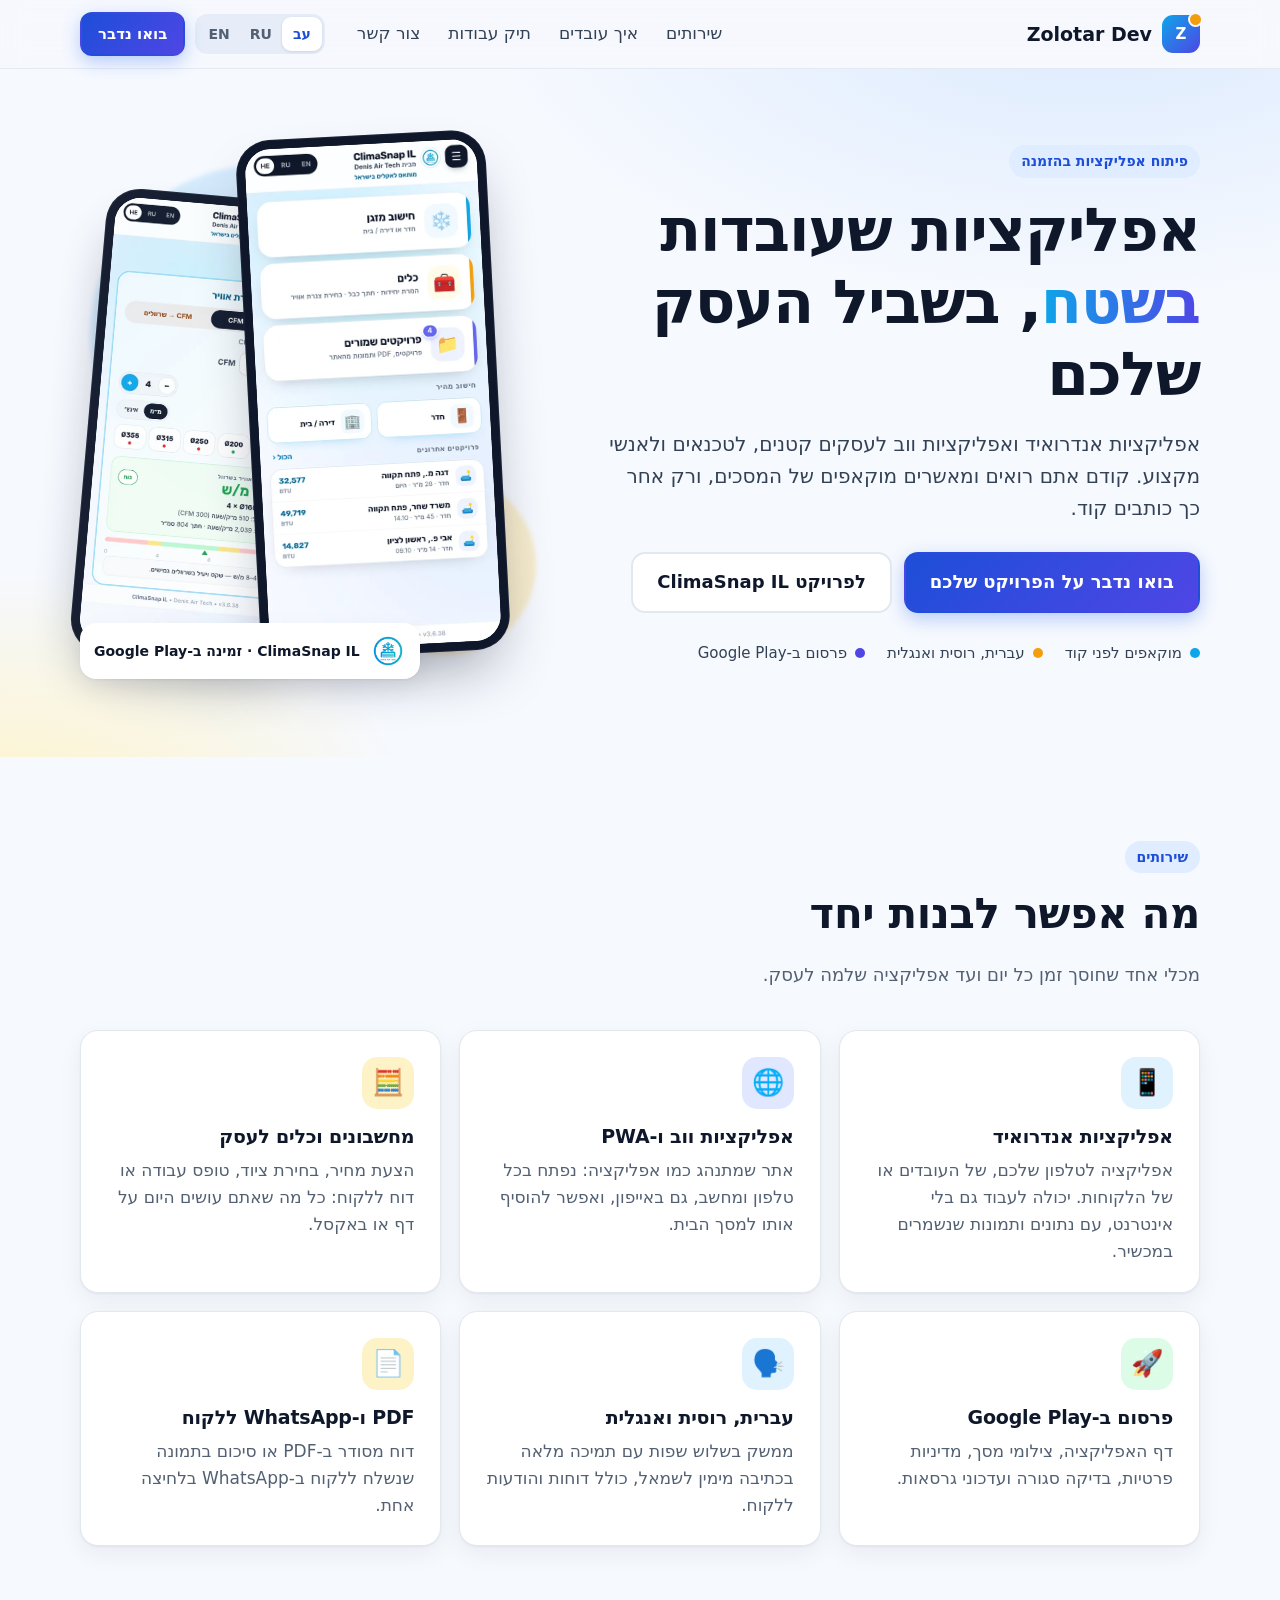
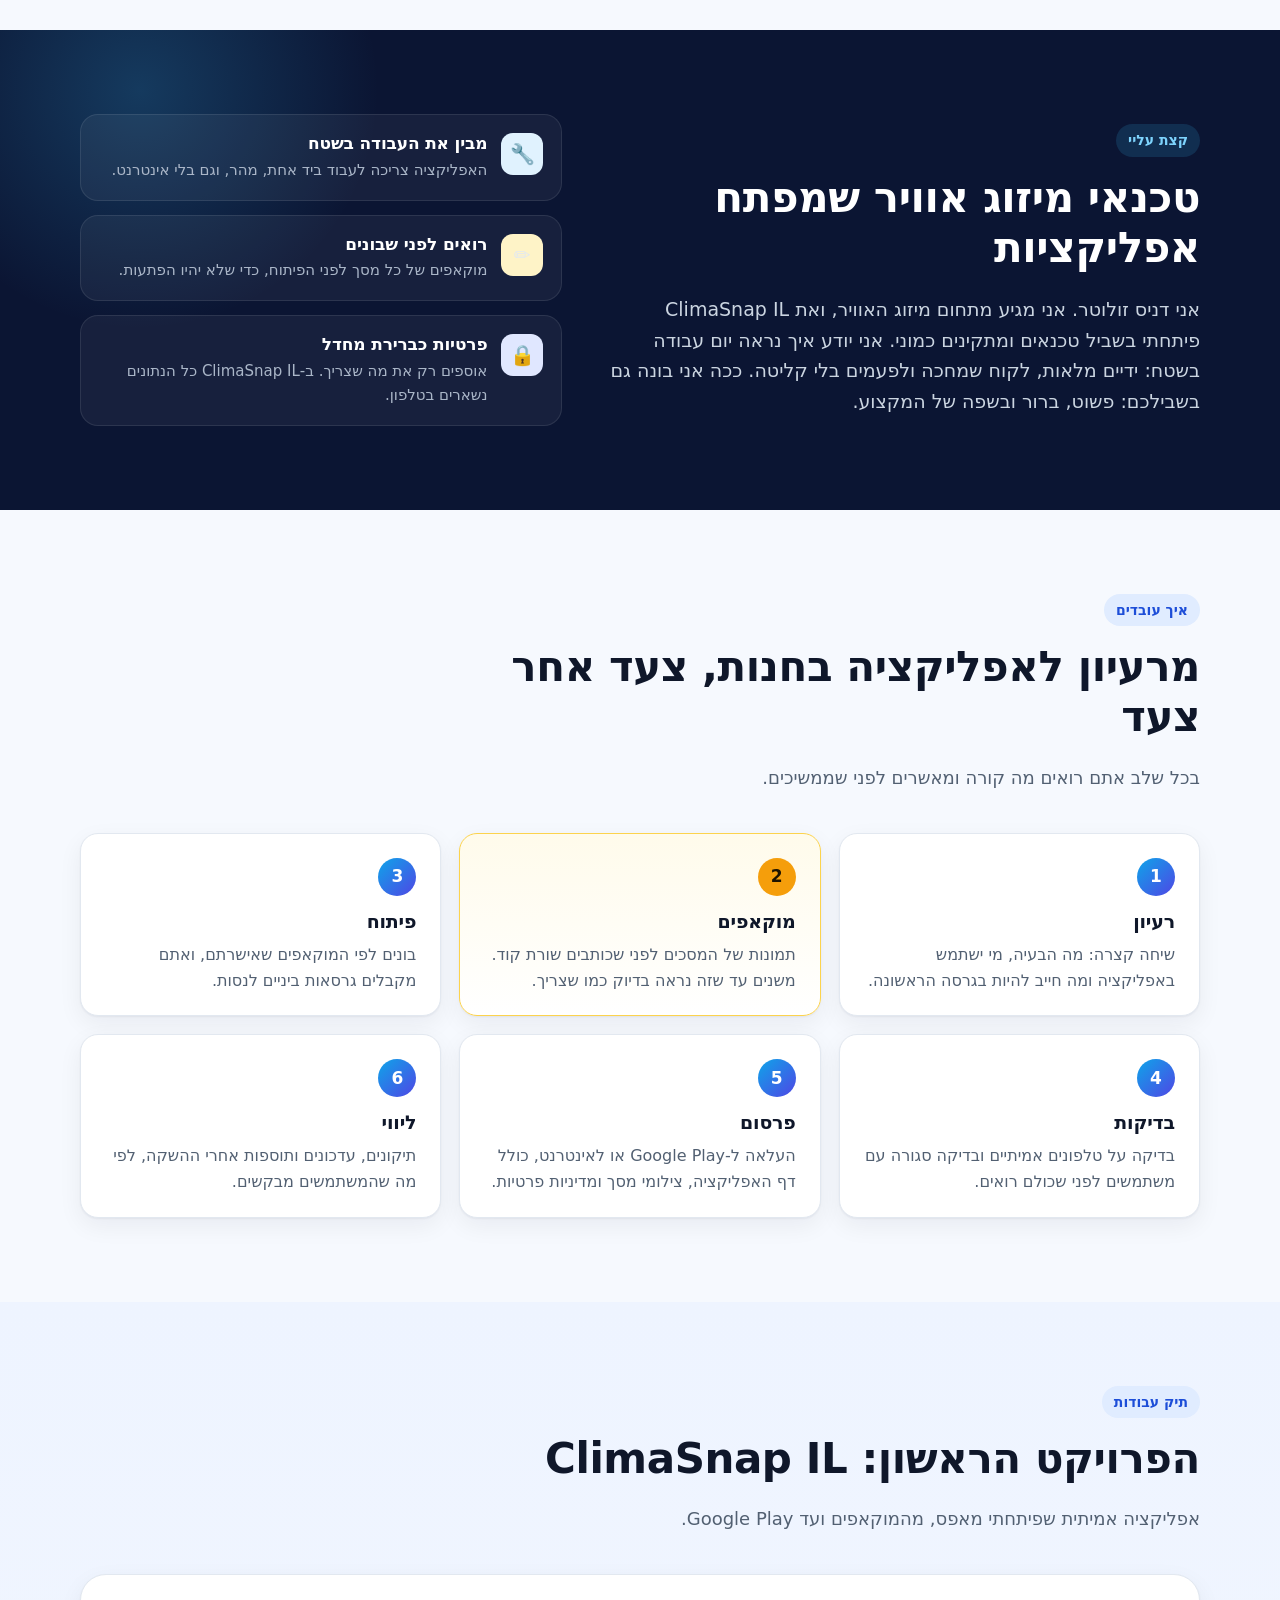
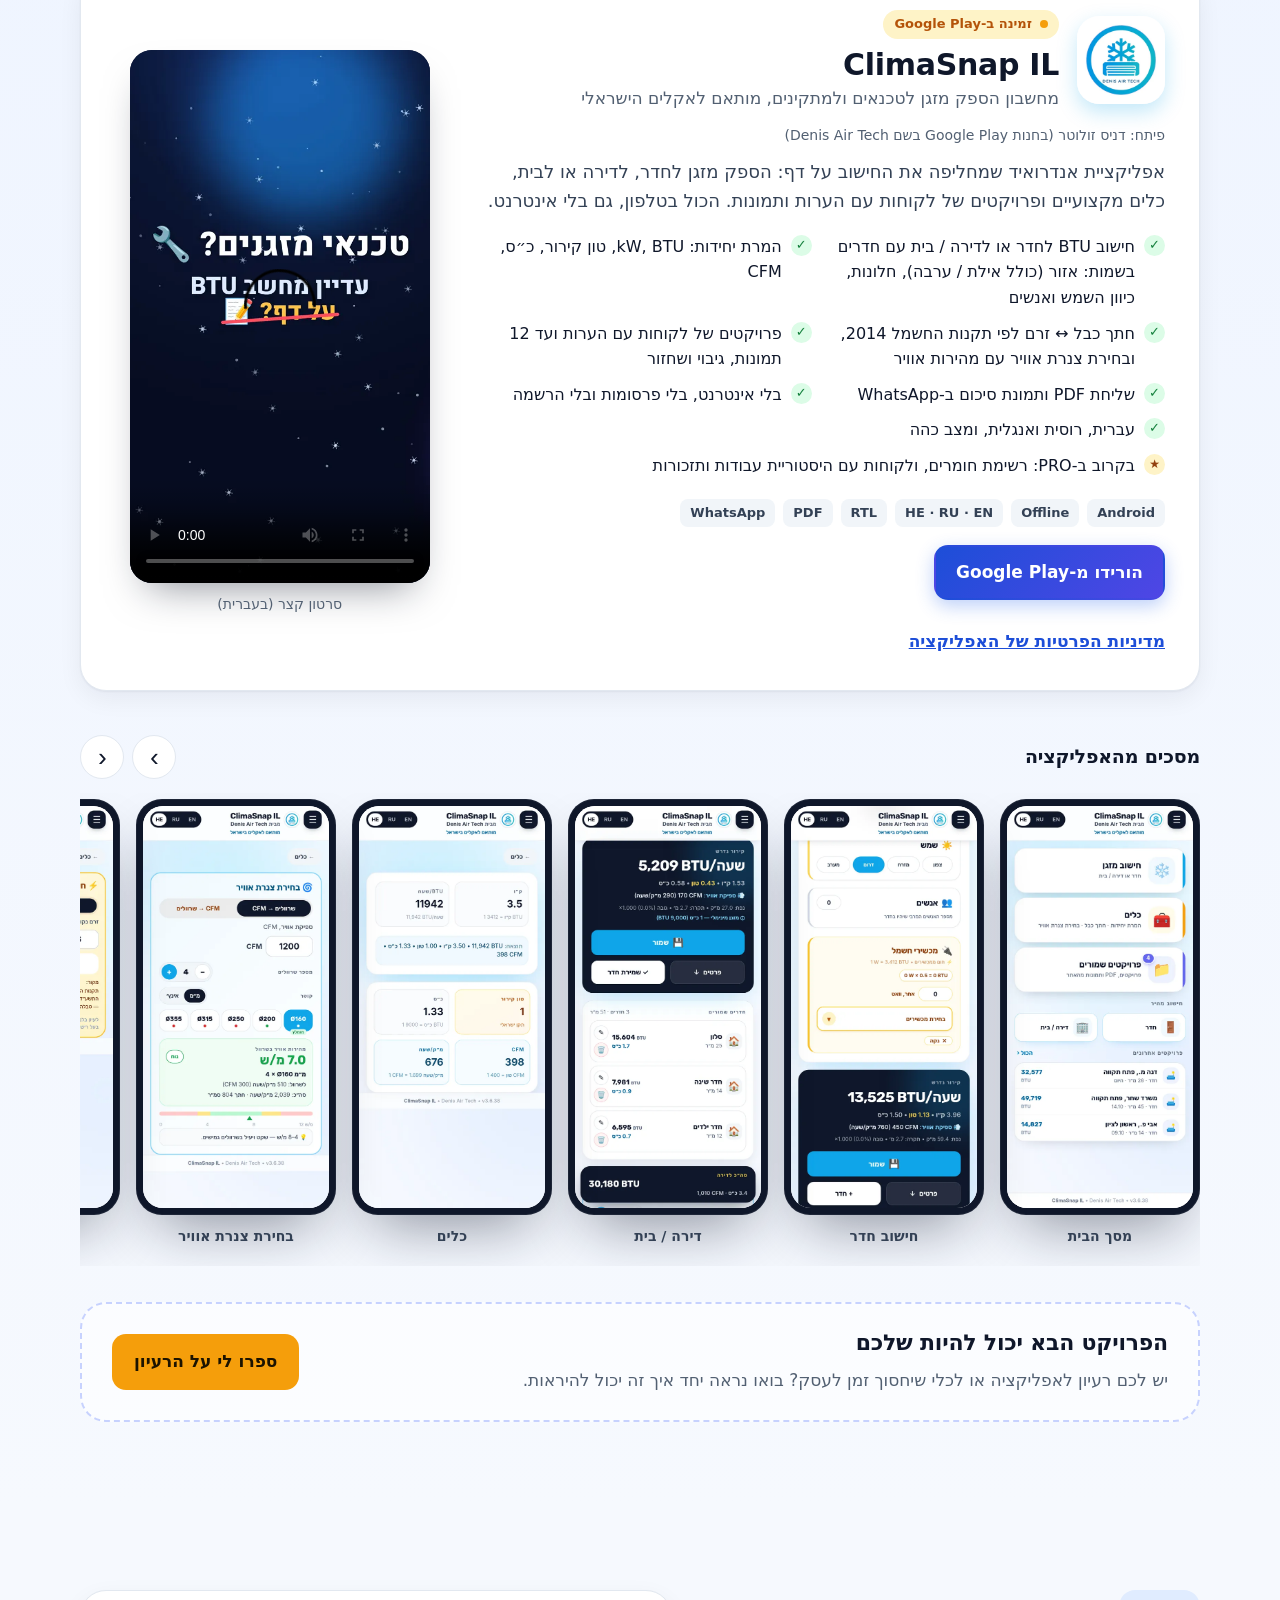
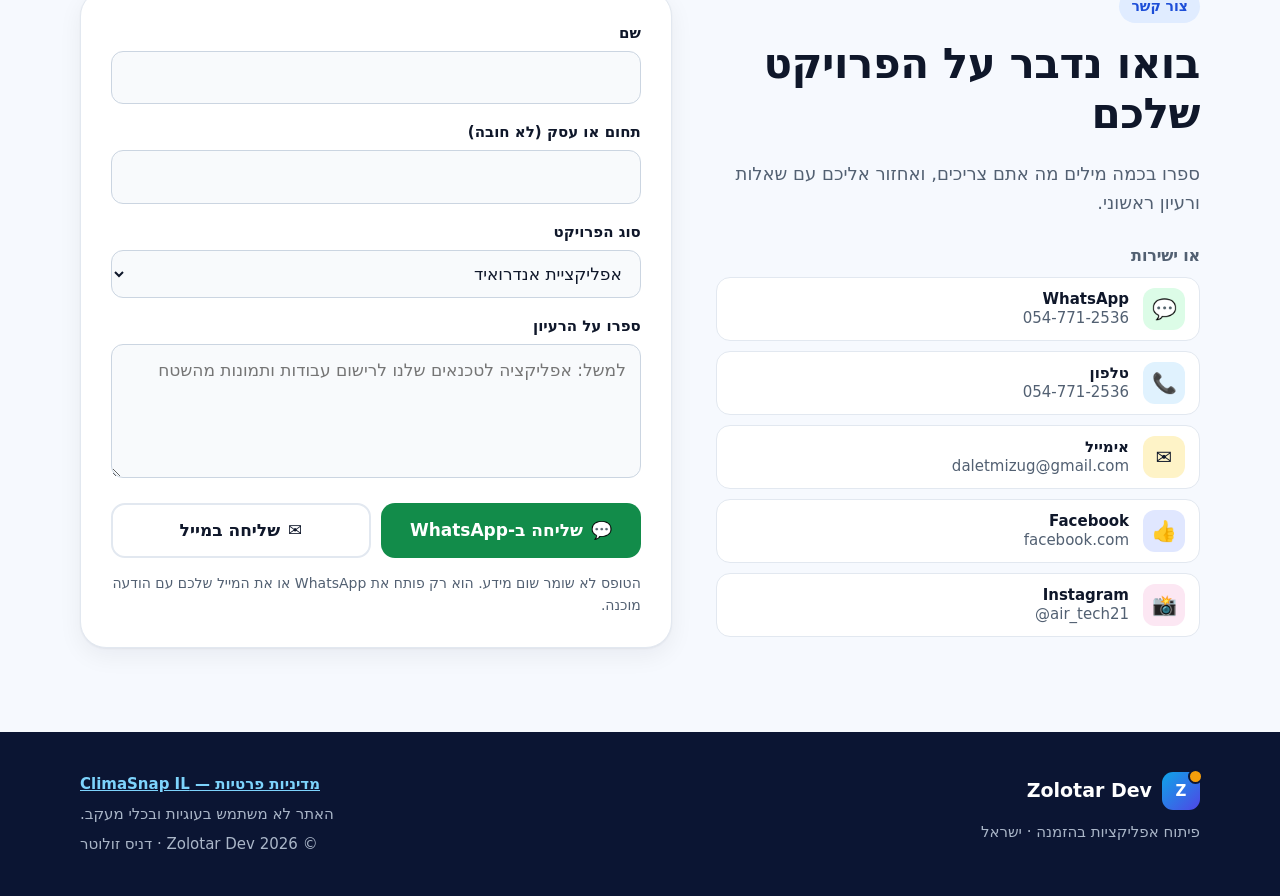
<file: index.html>
<!doctype html>
<html lang="he" dir="rtl">
<head>
<meta charset="utf-8">
<meta name="viewport" content="width=device-width, initial-scale=1">
<title>Zolotar Dev — פיתוח אפליקציות בהזמנה</title>
<meta name="description" content="פיתוח אפליקציות אנדרואיד ואפליקציות ווב בהזמנה לעסקים קטנים, לטכנאים ולאנשי מקצוע בשטח. עברית, רוסית ואנגלית.">
<meta name="theme-color" content="#1d4ed8">
<meta property="og:type" content="website">
<link rel="icon" href="assets/img/favicon.svg" type="image/svg+xml">
<link rel="stylesheet" href="assets/css/fonts.css">
<link rel="stylesheet" href="assets/css/style.css">
<script src="assets/js/config.js" defer></script>
<script src="assets/js/i18n.js" defer></script>
<script src="assets/js/app.js" defer></script>
</head>
<body>
<a class="skip" href="#main" data-i18n="a11y.skip">דלגו לתוכן</a>

<header class="site-header">
  <div class="wrap header-in">
    <a class="logo" href="#top" data-i18n-attr="aria-label:a11y.home" aria-label="Zolotar Dev — לראש הדף">
      <span class="logo-mark" data-monogram aria-hidden="true">Z</span>
      <span class="logo-text" data-brand>Zolotar Dev</span>
    </a>
    <nav id="site-nav" class="nav" data-i18n-attr="aria-label:a11y.menu" aria-label="תפריט">
      <a href="#services" data-i18n="nav.services">שירותים</a>
      <a href="#process" data-i18n="nav.process">איך עובדים</a>
      <a href="#work" data-i18n="nav.work">תיק עבודות</a>
      <a href="#contact" data-i18n="nav.contact">צור קשר</a>
    </nav>
    <div class="header-tools">
      <div class="lang-switch" role="group" data-i18n-attr="aria-label:a11y.lang" aria-label="שפה">
        <button type="button" data-lang="he" lang="he" aria-pressed="true">עב</button>
        <button type="button" data-lang="ru" lang="ru" aria-pressed="false">RU</button>
        <button type="button" data-lang="en" lang="en" aria-pressed="false">EN</button>
      </div>
      <a class="btn btn-sm btn-primary header-cta" href="#contact" data-i18n="nav.cta">בואו נדבר</a>
      <button id="menu-btn" class="menu-btn" type="button" aria-controls="site-nav" aria-expanded="false" data-i18n-attr="aria-label:a11y.menu" aria-label="תפריט"><span></span></button>
    </div>
  </div>
</header>

<main id="main">
  <!-- HERO -->
  <section class="hero" id="top">
    <div class="wrap hero-in">
      <div class="hero-copy">
        <p class="kicker" data-i18n="hero.kicker">פיתוח אפליקציות בהזמנה</p>
        <h1 data-i18n-html="hero.title">אפליקציות שעובדות <em>בשטח</em>, בשביל העסק שלכם</h1>
        <p class="lead" data-i18n="hero.sub">אפליקציות אנדרואיד ואפליקציות ווב לעסקים קטנים, לטכנאים ולאנשי מקצוע. קודם אתם רואים ומאשרים מוקאפים של המסכים, ורק אחר כך כותבים קוד.</p>
        <div class="cta-row">
          <a class="btn btn-primary btn-lg" href="#contact" data-i18n="hero.cta">בואו נדבר על הפרויקט שלכם</a>
          <a class="btn btn-ghost btn-lg" href="#work" data-i18n="hero.cta2">לפרויקט ClimaSnap IL</a>
        </div>
        <ul class="facts">
          <li><span class="dot d-blue"></span><span data-i18n="hero.f1">מוקאפים לפני קוד</span></li>
          <li><span class="dot d-amber"></span><span data-i18n="hero.f2">עברית, רוסית ואנגלית</span></li>
          <li><span class="dot d-indigo"></span><span data-i18n="hero.f3">פרסום ב-Google Play</span></li>
        </ul>
      </div>
      <div class="hero-art" aria-hidden="true">
        <div class="blob b1"></div><div class="blob b2"></div>
        <div class="phone back"><img data-shot="5duct" src="assets/img/climasnap/he/5duct.svg" width="540" height="1169" alt=""></div>
        <div class="phone front"><img data-shot="1home" src="assets/img/climasnap/he/1home.svg" width="540" height="1169" alt="" fetchpriority="high"></div>
        <div class="float-badge"><img src="assets/img/climasnap/icon-256.svg" width="36" height="36" alt=""><span data-i18n="hero.badge">ClimaSnap IL · זמינה ב-Google Play</span></div>
      </div>
    </div>
  </section>

  <!-- SERVICES -->
  <section class="section" id="services" aria-labelledby="services-h">
    <div class="wrap">
      <div class="sec-head">
        <p class="kicker" data-i18n="services.kicker">שירותים</p>
        <h2 id="services-h" data-i18n="services.title">מה אפשר לבנות יחד</h2>
        <p class="sec-sub" data-i18n="services.sub">מכלי אחד שחוסך זמן כל יום ועד אפליקציה שלמה לעסק.</p>
      </div>
      <div class="cards">
        <article class="card"><div class="ic ic-blue" aria-hidden="true">📱</div><h3 data-i18n="s1.t">אפליקציות אנדרואיד</h3><p data-i18n="s1.d">אפליקציה לטלפון שלכם, של העובדים או של הלקוחות. יכולה לעבוד גם בלי אינטרנט, עם נתונים ותמונות שנשמרים במכשיר.</p></article>
        <article class="card"><div class="ic ic-indigo" aria-hidden="true">🌐</div><h3 data-i18n="s2.t">אפליקציות ווב ו-PWA</h3><p data-i18n="s2.d">אתר שמתנהג כמו אפליקציה: נפתח בכל טלפון ומחשב, גם באייפון, ואפשר להוסיף אותו למסך הבית.</p></article>
        <article class="card"><div class="ic ic-amber" aria-hidden="true">🧮</div><h3 data-i18n="s3.t">מחשבונים וכלים לעסק</h3><p data-i18n="s3.d">הצעת מחיר, בחירת ציוד, טופס עבודה או דוח ללקוח: כל מה שאתם עושים היום על דף או באקסל.</p></article>
        <article class="card"><div class="ic ic-green" aria-hidden="true">🚀</div><h3 data-i18n="s4.t">פרסום ב-Google Play</h3><p data-i18n="s4.d">דף האפליקציה, צילומי מסך, מדיניות פרטיות, בדיקה סגורה ועדכוני גרסאות.</p></article>
        <article class="card"><div class="ic ic-blue" aria-hidden="true">🗣️</div><h3 data-i18n="s5.t">עברית, רוסית ואנגלית</h3><p data-i18n="s5.d">ממשק בשלוש שפות עם תמיכה מלאה בכתיבה מימין לשמאל, כולל דוחות והודעות ללקוח.</p></article>
        <article class="card"><div class="ic ic-amber" aria-hidden="true">📄</div><h3 data-i18n="s6.t">PDF ו-WhatsApp ללקוח</h3><p data-i18n="s6.d">דוח מסודר ב-PDF או סיכום בתמונה שנשלח ללקוח ב-WhatsApp בלחיצה אחת.</p></article>
      </div>
    </div>
  </section>

  <!-- ABOUT -->
  <section class="section about" aria-labelledby="about-h">
    <div class="wrap about-in">
      <div class="about-copy">
        <p class="kicker" data-i18n="about.kicker">קצת עליי</p>
        <h2 id="about-h" data-i18n="about.title">טכנאי מיזוג אוויר שמפתח אפליקציות</h2>
        <p class="about-p" data-i18n="about.p">אני דניס זולוטר. אני מגיע מתחום מיזוג האוויר, ואת ClimaSnap IL פיתחתי בשביל טכנאים ומתקינים כמוני. אני יודע איך נראה יום עבודה בשטח: ידיים מלאות, לקוח שמחכה ולפעמים בלי קליטה. ככה אני בונה גם בשבילכם: פשוט, ברור ובשפה של המקצוע.</p>
      </div>
      <ul class="about-list">
        <li><span class="ic ic-sm ic-blue" aria-hidden="true">🔧</span><div><h3 data-i18n="about.b1t">מבין את העבודה בשטח</h3><p data-i18n="about.b1d">האפליקציה צריכה לעבוד ביד אחת, מהר, וגם בלי אינטרנט.</p></div></li>
        <li><span class="ic ic-sm ic-amber" aria-hidden="true">✏️</span><div><h3 data-i18n="about.b2t">רואים לפני שבונים</h3><p data-i18n="about.b2d">מוקאפים של כל מסך לפני הפיתוח, כדי שלא יהיו הפתעות.</p></div></li>
        <li><span class="ic ic-sm ic-indigo" aria-hidden="true">🔒</span><div><h3 data-i18n="about.b3t">פרטיות כברירת מחדל</h3><p data-i18n="about.b3d">אוספים רק את מה שצריך. ב-ClimaSnap IL כל הנתונים נשארים בטלפון.</p></div></li>
      </ul>
    </div>
  </section>

  <!-- PROCESS -->
  <section class="section" id="process" aria-labelledby="process-h">
    <div class="wrap">
      <div class="sec-head">
        <p class="kicker" data-i18n="process.kicker">איך עובדים</p>
        <h2 id="process-h" data-i18n="process.title">מרעיון לאפליקציה בחנות, צעד אחר צעד</h2>
        <p class="sec-sub" data-i18n="process.sub">בכל שלב אתם רואים מה קורה ומאשרים לפני שממשיכים.</p>
      </div>
      <ol class="steps">
        <li><span class="num">1</span><h3 data-i18n="p1.t">רעיון</h3><p data-i18n="p1.d">שיחה קצרה: מה הבעיה, מי ישתמש באפליקציה ומה חייב להיות בגרסה הראשונה.</p></li>
        <li class="hl"><span class="num">2</span><h3 data-i18n="p2.t">מוקאפים</h3><p data-i18n="p2.d">תמונות של המסכים לפני שכותבים שורת קוד. משנים עד שזה נראה בדיוק כמו שצריך.</p></li>
        <li><span class="num">3</span><h3 data-i18n="p3.t">פיתוח</h3><p data-i18n="p3.d">בונים לפי המוקאפים שאישרתם, ואתם מקבלים גרסאות ביניים לנסות.</p></li>
        <li><span class="num">4</span><h3 data-i18n="p4.t">בדיקות</h3><p data-i18n="p4.d">בדיקה על טלפונים אמיתיים ובדיקה סגורה עם משתמשים לפני שכולם רואים.</p></li>
        <li><span class="num">5</span><h3 data-i18n="p5.t">פרסום</h3><p data-i18n="p5.d">העלאה ל-Google Play או לאינטרנט, כולל דף האפליקציה, צילומי מסך ומדיניות פרטיות.</p></li>
        <li><span class="num">6</span><h3 data-i18n="p6.t">ליווי</h3><p data-i18n="p6.d">תיקונים, עדכונים ותוספות אחרי ההשקה, לפי מה שהמשתמשים מבקשים.</p></li>
      </ol>
    </div>
  </section>

  <!-- PORTFOLIO -->
  <section class="section work" id="work" aria-labelledby="work-h">
    <div class="wrap">
      <div class="sec-head">
        <p class="kicker" data-i18n="work.kicker">תיק עבודות</p>
        <h2 id="work-h" data-i18n="work.title">הפרויקט הראשון: ClimaSnap IL</h2>
        <p class="sec-sub" data-i18n="work.sub">אפליקציה אמיתית שפיתחתי מאפס, מהמוקאפים ועד Google Play.</p>
      </div>

      <article class="case">
        <div class="case-main">
          <div class="case-id">
            <img class="case-icon" src="assets/img/climasnap/icon-256.svg" width="88" height="88" alt="ClimaSnap IL">
            <div>
              <p class="status"><span class="pulse" aria-hidden="true"></span><span data-i18n="case.status">זמינה ב-Google Play</span></p>
              <h3 class="case-name">ClimaSnap IL</h3>
              <p class="case-tag" data-i18n="case.tagline">מחשבון הספק מזגן לטכנאים ולמתקינים, מותאם לאקלים הישראלי</p>
            </div>
          </div>
          <p class="case-by" data-i18n="case.by">פיתח: דניס זולוטר (בחנות Google Play בשם Denis Air Tech)</p>
          <p class="case-desc" data-i18n="case.desc">אפליקציית אנדרואיד שמחליפה את החישוב על דף: הספק מזגן לחדר, לדירה או לבית, כלים מקצועיים ופרויקטים של לקוחות עם הערות ותמונות. הכול בטלפון, גם בלי אינטרנט.</p>
          <ul class="checks">
            <li data-i18n="case.f1">חישוב BTU לחדר או לדירה / בית עם חדרים בשמות: אזור (כולל אילת / ערבה), חלונות, כיוון השמש ואנשים</li><li data-i18n="case.f2">המרת יחידות: kW, BTU, טון קירור, כ״ס, CFM</li><li data-i18n="case.f3">חתך כבל ↔ זרם לפי תקנות החשמל 2014, ובחירת צנרת אוויר עם מהירות אוויר</li>
            <li data-i18n="case.f4">פרויקטים של לקוחות עם הערות ועד 12 תמונות, גיבוי ושחזור</li><li data-i18n="case.f5">שליחת PDF ותמונת סיכום ב-WhatsApp</li><li data-i18n="case.f6">בלי אינטרנט, בלי פרסומות ובלי הרשמה</li>
            <li data-i18n="case.f7">עברית, רוסית ואנגלית, ומצב כהה</li><li class="soon" data-i18n="case.f8">בקרוב ב-PRO: רשימת חומרים, ולקוחות עם היסטוריית עבודות ותזכורות</li>
          </ul>
          <ul class="tags" aria-label="Tech">
            <li>Android</li><li>Offline</li><li>HE · RU · EN</li><li>RTL</li><li>PDF</li><li>WhatsApp</li>
          </ul>
          <div class="cta-row"><a class="btn btn-primary" data-href="play" href="https://play.google.com/store/apps/details?id=com.denisairtech.climasnap" target="_blank" rel="noopener" data-i18n="case.play">הורידו מ-Google Play</a></div>
          <a class="link" data-href="privacy" href="https://denisairtech.com/climasnap/privacy/" target="_blank" rel="noopener" data-i18n="case.privacy">מדיניות הפרטיות של האפליקציה</a>
        </div>
        <figure class="case-video">
          <video controls preload="none" playsinline poster="assets/video/climasnap-promo-poster.svg" width="540" height="960" data-b64="assets/video/climasnap-promo-he.mp4.b64.txt"></video>
          <figcaption data-i18n="case.video">סרטון קצר (בעברית)</figcaption>
        </figure>
      </article>

      <div class="gallery">
        <div class="gallery-head">
          <h3 data-i18n="case.gallery">מסכים מהאפליקציה</h3>
          <div class="gallery-nav">
            <button type="button" class="round" data-scroll="prev" data-i18n-attr="aria-label:case.prev" aria-label="המסך הקודם"><span aria-hidden="true">‹</span></button>
            <button type="button" class="round" data-scroll="next" data-i18n-attr="aria-label:case.next" aria-label="המסך הבא"><span aria-hidden="true">›</span></button>
          </div>
        </div>
        <div class="shots" id="shots" tabindex="0"></div>
      </div>

      <div class="next-card">
        <div><h3 data-i18n="next.t">הפרויקט הבא יכול להיות שלכם</h3><p data-i18n="next.d">יש לכם רעיון לאפליקציה או לכלי שיחסוך זמן לעסק? בואו נראה יחד איך זה יכול להיראות.</p></div>
        <a class="btn btn-amber" href="#contact" data-i18n="next.cta">ספרו לי על הרעיון</a>
      </div>
    </div>
  </section>

  <!-- CONTACT -->
  <section class="section contact" id="contact" aria-labelledby="contact-h">
    <div class="wrap contact-in">
      <div class="contact-copy">
        <p class="kicker" data-i18n="contact.kicker">צור קשר</p>
        <h2 id="contact-h" data-i18n="contact.title">בואו נדבר על הפרויקט שלכם</h2>
        <p class="sec-sub" data-i18n="contact.sub">ספרו בכמה מילים מה אתם צריכים, ואחזור אליכם עם שאלות ורעיון ראשוני.</p>
        <h3 class="direct-h" data-i18n="direct.title">או ישירות</h3>
        <ul class="direct">
          <li><a data-href="wa" href="https://wa.me/972547712536" target="_blank" rel="noopener"><span class="ic ic-sm ic-green" aria-hidden="true">💬</span><span><b data-i18n="direct.wa">WhatsApp</b><span class="ltr" data-contact="phone">054-771-2536</span></span></a></li>
          <li><a data-href="tel" href="tel:+972547712536"><span class="ic ic-sm ic-blue" aria-hidden="true">📞</span><span><b data-i18n="direct.phone">טלפון</b><span class="ltr" data-contact="phone">054-771-2536</span></span></a></li>
          <li><a data-href="mail" href="mailto:daletmizug@gmail.com"><span class="ic ic-sm ic-amber" aria-hidden="true">✉️</span><span><b data-i18n="direct.mail">אימייל</b><span class="ltr" data-contact="email">daletmizug@gmail.com</span></span></a></li>
          <li><a data-href="fb" href="https://www.facebook.com/share/19Jobcs5GA/" target="_blank" rel="noopener"><span class="ic ic-sm ic-indigo" aria-hidden="true">👍</span><span><b>Facebook</b><span class="ltr">facebook.com</span></span></a></li>
          <li><a data-href="ig" href="https://instagram.com/air_tech21" target="_blank" rel="noopener"><span class="ic ic-sm ic-pink" aria-hidden="true">📸</span><span><b>Instagram</b><span class="ltr" data-contact="ig">@air_tech21</span></span></a></li>
        </ul>
      </div>
      <form id="contact-form" class="form" novalidate>
        <div class="field"><label for="f-name" data-i18n="form.name">שם</label><input id="f-name" name="name" autocomplete="name" required></div>
        <div class="field"><label for="f-biz" data-i18n="form.biz">תחום או עסק (לא חובה)</label><input id="f-biz" name="biz" autocomplete="organization"></div>
        <div class="field"><label for="f-type" data-i18n="form.type">סוג הפרויקט</label>
          <select id="f-type" name="type">
            <option data-i18n="form.t1">אפליקציית אנדרואיד</option><option data-i18n="form.t2">אפליקציית ווב / PWA</option>
            <option data-i18n="form.t3">מחשבון או כלי לעסק</option><option data-i18n="form.t4">עדיין לא בטוח</option>
          </select></div>
        <div class="field"><label for="f-msg" data-i18n="form.msg">ספרו על הרעיון</label><textarea id="f-msg" name="msg" rows="4" required data-i18n-attr="placeholder:form.msgPh" placeholder="למשל: אפליקציה לטכנאים שלנו לרישום עבודות ותמונות מהשטח"></textarea></div>
        <p id="form-err" class="form-err" role="alert" hidden></p>
        <div class="form-btns">
          <button type="button" id="send-wa" class="btn btn-wa"><span aria-hidden="true">💬</span> <span data-i18n="form.wa">שליחה ב-WhatsApp</span></button>
          <button type="button" id="send-mail" class="btn btn-ghost"><span aria-hidden="true">✉️</span> <span data-i18n="form.mail">שליחה במייל</span></button>
        </div>
        <p class="form-note" data-i18n="form.note">הטופס לא שומר שום מידע. הוא רק פותח את WhatsApp או את המייל שלכם עם הודעה מוכנה.</p>
      </form>
    </div>
  </section>
</main>

<footer class="site-footer">
  <div class="wrap footer-in">
    <div class="footer-brand">
      <span class="logo"><span class="logo-mark" data-monogram aria-hidden="true">Z</span><span class="logo-text" data-brand>Zolotar Dev</span></span>
      <p data-i18n="footer.tag">פיתוח אפליקציות בהזמנה · ישראל</p>
    </div>
    <div class="footer-links">
      <a data-href="privacy" href="https://denisairtech.com/climasnap/privacy/" target="_blank" rel="noopener" data-i18n="footer.privacy">מדיניות פרטיות — ClimaSnap IL</a>
      <p data-i18n="footer.nocookies">האתר לא משתמש בעוגיות ובכלי מעקב.</p>
      <p data-i18n="footer.copy">© 2026 Zolotar Dev · דניס זולוטר</p>
    </div>
  </div>
</footer>
</body>
</html>
</file>
<file: assets/css/fonts.css>
/* Heebo (OFL 1.1) + Rubik Cyrillic (OFL 1.1), embedded */
@font-face{font-family:"HeeboWeb";src:url([data-uri]) format("woff2");font-weight:100 900;font-display:swap;unicode-range:U+0590-05FF,U+200C-2010,U+20AA,U+25CC,U+FB1D-FB4F}
@font-face{font-family:"HeeboWeb";src:url([data-uri]) format("woff2");font-weight:100 900;font-display:swap;unicode-range:U+0000-00FF,U+0131,U+0152-0153,U+02BB-02BC,U+02C6,U+02DA,U+02DC,U+2000-206F,U+2074,U+20AC,U+2122,U+2190-2199,U+2212,U+2215}
@font-face{font-family:"HeeboWeb";src:url([data-uri]) format("woff2");font-weight:300 900;font-display:swap;unicode-range:U+0400-045F,U+0490-0491,U+04B0-04B1,U+2116}
</file>
<file: assets/css/style.css>
/* ---------- Fonts (bundled, OFL) ---------- */


/* Heebo has no Cyrillic: Russian uses Rubik (same family as the app) */


:root{
  --blue:#0ea5e9; --blue-d:#1d4ed8; --indigo:#4f46e5; --amber:#f59e0b; --amber-d:#b45309;
  --ink:#0f172a; --ink-2:#334155; --muted:#526072; --line:#e2e8f0;
  --bg:#f6f9fe; --card:#fff; --navy:#0b1533;
  --r:18px; --r-lg:26px; --shadow:0 1px 2px rgba(15,23,42,.05),0 8px 24px rgba(15,23,42,.06);
  --wrap:1160px;
}
*{box-sizing:border-box}
html{scroll-behavior:smooth;-webkit-text-size-adjust:100%}
@media (prefers-reduced-motion:reduce){html{scroll-behavior:auto}*{animation:none!important;transition:none!important}}
body{margin:0;font-family:"HeeboWeb","Heebo",system-ui,-apple-system,"Segoe UI",Arial,sans-serif;color:var(--ink);background:var(--bg);line-height:1.6;font-size:17px;overflow-x:hidden}
img,video{max-width:100%;display:block}
a{color:var(--blue-d)}
h1,h2,h3{line-height:1.2;margin:0 0 .5em;letter-spacing:-.01em}
h2{font-size:clamp(28px,4vw,42px);font-weight:800}
h3{font-size:19px;font-weight:700}
p{margin:0 0 1em}
.wrap{max-width:var(--wrap);margin-inline:auto;padding-inline:20px}
.ltr{direction:ltr;unicode-bidi:isolate}
.skip{position:absolute;inset-inline-start:12px;top:-60px;background:var(--ink);color:#fff;padding:10px 14px;border-radius:10px;z-index:100}
.skip:focus{top:12px}
:focus-visible{outline:3px solid var(--amber);outline-offset:2px;border-radius:6px}

/* ---------- Buttons ---------- */
.btn{display:inline-flex;align-items:center;justify-content:center;gap:8px;font:inherit;font-weight:700;text-decoration:none;border-radius:14px;padding:12px 20px;border:2px solid transparent;cursor:pointer;transition:transform .15s,box-shadow .15s,background .15s;min-height:48px;text-align:center}
.btn:hover{transform:translateY(-1px)}
.btn-primary{background:linear-gradient(135deg,var(--blue-d),var(--indigo));color:#fff;box-shadow:0 6px 18px rgba(37,99,235,.3)}
.btn-ghost{background:#fff;color:var(--ink);border-color:var(--line)}
.btn-ghost:hover{border-color:#94a3b8}
.btn-amber{background:var(--amber);color:#1c1300}
.btn-wa{background:#128c4a;color:#fff}
.btn-lg{padding:14px 24px;font-size:18px}
.btn-sm{min-height:40px;padding:8px 16px;font-size:15px;border-radius:12px}

/* ---------- Header ---------- */
.site-header{position:sticky;top:0;z-index:50;background:rgba(246,249,254,.86);backdrop-filter:saturate(1.6) blur(12px);-webkit-backdrop-filter:saturate(1.6) blur(12px);border-bottom:1px solid rgba(226,232,240,.8)}
.header-in{display:flex;align-items:center;gap:20px;height:68px}
.logo{display:inline-flex;align-items:center;gap:10px;text-decoration:none;color:var(--ink);font-weight:800;font-size:19px;white-space:nowrap}
.logo-mark{position:relative;display:grid;place-items:center;width:38px;height:38px;border-radius:11px;background:linear-gradient(135deg,var(--blue),var(--indigo));color:#fff;font-size:15px;font-weight:800;letter-spacing:.02em;direction:ltr}
.logo-mark::after{content:"";position:absolute;top:-3px;inset-inline-end:-3px;width:11px;height:11px;border-radius:50%;background:var(--amber);border:2px solid var(--bg)}
.logo-text{direction:ltr;unicode-bidi:isolate}
.nav{display:flex;gap:4px;margin-inline-start:auto}
.nav a{color:var(--ink-2);text-decoration:none;font-weight:500;padding:8px 12px;border-radius:10px}
.nav a:hover{background:#e8effb;color:var(--ink)}
.header-tools{display:flex;align-items:center;gap:10px}
.lang-switch{display:flex;background:#e6edf8;border-radius:12px;padding:3px}
.lang-switch button{font:inherit;font-size:14px;font-weight:700;border:0;background:transparent;color:var(--muted);padding:6px 10px;border-radius:9px;cursor:pointer;min-width:40px;min-height:34px}
.lang-switch button[aria-pressed="true"]{background:#fff;color:var(--blue-d);box-shadow:0 1px 3px rgba(15,23,42,.12)}
.menu-btn{display:none;width:44px;height:44px;border:1px solid var(--line);background:#fff;border-radius:12px;cursor:pointer;position:relative}
.menu-btn span,.menu-btn span::before,.menu-btn span::after{position:absolute;left:12px;right:12px;height:2px;background:var(--ink);border-radius:2px;content:""}
.menu-btn span{top:21px}.menu-btn span::before{top:-7px;left:0;right:0}.menu-btn span::after{top:7px;left:0;right:0}

/* ---------- Hero ---------- */
.hero{position:relative;overflow:hidden;padding:56px 0 72px;background:radial-gradient(1000px 500px at 85% -10%,#dbeafe 0,transparent 60%),radial-gradient(700px 420px at 0% 110%,#fef3c7 0,transparent 60%)}
.hero-in{display:grid;grid-template-columns:1.1fr .9fr;gap:40px;align-items:center}
.kicker{display:inline-block;font-size:14px;font-weight:700;color:var(--blue-d);background:#e0ecff;border-radius:999px;padding:5px 12px;margin-bottom:16px}
.hero h1{font-size:clamp(34px,5.4vw,60px);font-weight:900;letter-spacing:-.02em;margin-bottom:18px}
.hero h1 em{font-style:normal;background:linear-gradient(90deg,var(--blue),var(--indigo));-webkit-background-clip:text;background-clip:text;color:transparent}
.lead{font-size:clamp(17px,1.6vw,20px);color:var(--ink-2);max-width:40em;margin-bottom:28px}
.cta-row{display:flex;flex-wrap:wrap;gap:12px;margin-bottom:28px}
.facts{list-style:none;padding:0;margin:0;display:flex;flex-wrap:wrap;gap:10px 22px;color:var(--ink-2);font-weight:500;font-size:15px}
.facts li{display:flex;align-items:center;gap:8px}
.dot{width:10px;height:10px;border-radius:50%}.d-blue{background:var(--blue)}.d-amber{background:var(--amber)}.d-indigo{background:var(--indigo)}
.hero-art{position:relative;height:560px}
.blob{position:absolute;border-radius:50%;filter:blur(2px)}
.b1{width:340px;height:340px;background:linear-gradient(135deg,#38bdf8,#6366f1);opacity:.18;top:40px;inset-inline-end:10px}
.b2{width:180px;height:180px;background:#fbbf24;opacity:.22;bottom:30px;inset-inline-start:30px}
.phone{background:#0f172a;border-radius:34px;padding:9px;box-shadow:0 30px 60px -20px rgba(15,23,42,.45),0 0 0 1px rgba(255,255,255,.06) inset}
.phone img{border-radius:26px;width:100%;height:auto;background:#fff}
.hero-art .phone{position:absolute;width:250px}
.hero-art .front{top:10px;inset-inline-start:14%;transform:rotate(-3deg);z-index:2}
[dir="ltr"] .hero-art .front{transform:rotate(3deg)}
.hero-art .back{top:70px;inset-inline-start:52%;width:225px;transform:rotate(5deg);opacity:.96}
[dir="ltr"] .hero-art .back{transform:rotate(-5deg)}
.float-badge{position:absolute;bottom:6px;inset-inline-end:0;z-index:3;display:flex;align-items:center;gap:10px;background:#fff;border-radius:16px;padding:10px 14px;box-shadow:var(--shadow);font-weight:700;font-size:14px;max-width:340px}
.float-badge img{border-radius:9px}

/* ---------- Sections ---------- */
.section{padding:84px 0}
.sec-head{max-width:720px;margin-bottom:40px}
.sec-sub{color:var(--muted);font-size:18px}
.cards{display:grid;grid-template-columns:repeat(3,1fr);gap:18px}
.card{background:var(--card);border:1px solid var(--line);border-radius:var(--r);padding:26px;box-shadow:var(--shadow);transition:transform .2s,box-shadow .2s}
.card:hover{transform:translateY(-3px);box-shadow:0 14px 34px rgba(15,23,42,.1)}
.card p{color:var(--muted);margin:0}
.ic{display:grid;place-items:center;width:52px;height:52px;border-radius:15px;font-size:26px;margin-bottom:16px;flex:none}
.ic-sm{width:42px;height:42px;font-size:20px;border-radius:12px;margin:0}
.ic-blue{background:#e0f2fe}.ic-indigo{background:#e0e7ff}.ic-amber{background:#fef3c7}.ic-green{background:#dcfce7}.ic-pink{background:#fce7f3}

.about{background:var(--navy);color:#e2e8f0;position:relative;overflow:hidden}
.about::before{content:"";position:absolute;width:520px;height:520px;border-radius:50%;background:radial-gradient(circle,rgba(56,189,248,.22),transparent 65%);top:-200px;inset-inline-end:-120px}
.about-in{display:grid;grid-template-columns:1.1fr .9fr;gap:48px;align-items:center;position:relative}
.about .kicker{background:rgba(56,189,248,.15);color:#7dd3fc}
.about h2{color:#fff}
.about-p{font-size:19px;color:#cbd5e1;margin:0}
.about-list{list-style:none;margin:0;padding:0;display:grid;gap:14px}
.about-list li{display:flex;gap:14px;align-items:flex-start;background:rgba(255,255,255,.05);border:1px solid rgba(255,255,255,.09);border-radius:var(--r);padding:18px}
.about-list h3{color:#fff;font-size:17px;margin-bottom:4px}
.about-list p{margin:0;color:#aab6c8;font-size:15px}

.steps{list-style:none;margin:0;padding:0;display:grid;grid-template-columns:repeat(3,1fr);gap:18px;counter-reset:s}
.steps li{position:relative;background:#fff;border:1px solid var(--line);border-radius:var(--r);padding:24px 24px 22px;box-shadow:var(--shadow)}
.steps li.hl{border-color:#fcd34d;background:linear-gradient(180deg,#fffbeb,#fff)}
.steps p{margin:0;color:var(--muted);font-size:16px}
.num{display:grid;place-items:center;width:38px;height:38px;border-radius:50%;background:linear-gradient(135deg,var(--blue),var(--indigo));color:#fff;font-weight:800;margin-bottom:14px}
.steps li.hl .num{background:var(--amber);color:#1c1300}

.work{background:linear-gradient(180deg,#eef4ff,var(--bg))}
.case{display:grid;grid-template-columns:1.35fr .65fr;gap:36px;background:#fff;border:1px solid var(--line);border-radius:var(--r-lg);padding:34px;box-shadow:var(--shadow)}
.case-id{display:flex;gap:18px;align-items:center;margin-bottom:18px}
.case-icon{width:88px;height:88px;border-radius:22px;box-shadow:0 8px 20px rgba(14,165,233,.25);flex:none}
.status{display:inline-flex;align-items:center;gap:8px;font-size:13px;font-weight:700;color:var(--amber-d);background:#fef3c7;border-radius:999px;padding:4px 11px;margin:0 0 8px}
.pulse{width:8px;height:8px;border-radius:50%;background:var(--amber);box-shadow:0 0 0 0 rgba(245,158,11,.6);animation:pulse 2s infinite}
@keyframes pulse{70%{box-shadow:0 0 0 8px rgba(245,158,11,0)}100%{box-shadow:0 0 0 0 rgba(245,158,11,0)}}
.case-name{font-size:30px;font-weight:900;margin:0 0 2px;unicode-bidi:isolate}
.case-tag{margin:0;color:var(--muted);font-weight:500}
.case-desc{font-size:18px;color:var(--ink-2)}
.checks{list-style:none;padding:0;margin:0 0 20px;display:grid;grid-template-columns:1fr 1fr;gap:10px 22px}
.checks li{position:relative;padding-inline-start:30px;font-size:16px}
.checks li::before{content:"✓";position:absolute;inset-inline-start:0;top:1px;width:21px;height:21px;border-radius:50%;background:#dcfce7;color:#15803d;font-weight:900;font-size:13px;display:grid;place-items:center}
.checks li.soon{grid-column:1/-1}.checks li.soon::before{content:"★";background:#fef3c7;color:#92400e;font-size:12px}
.tags{list-style:none;padding:0;margin:0 0 18px;display:flex;flex-wrap:wrap;gap:8px}
.tags li{font-size:13px;font-weight:700;background:#f1f5f9;color:var(--ink-2);border-radius:8px;padding:4px 10px;direction:ltr}
.link{font-weight:700}
.case-video{margin:0;align-self:center}
.case-video video{width:100%;max-width:300px;margin-inline:auto;aspect-ratio:9/16;height:auto;border-radius:22px;background:#0b1533;box-shadow:0 20px 40px -18px rgba(15,23,42,.5)}
.case-video figcaption{text-align:center;color:var(--muted);font-size:14px;margin-top:10px}

.gallery{margin-top:44px}
.gallery-head{display:flex;align-items:center;justify-content:space-between;margin-bottom:14px}
.gallery-head h3{margin:0}
.gallery-nav{display:flex;gap:8px}
.round{width:44px;height:44px;border-radius:50%;border:1px solid var(--line);background:#fff;font-size:26px;line-height:1;cursor:pointer;color:var(--ink)}
.round:hover{border-color:#94a3b8}
[dir="rtl"] .round span{display:inline-block;transform:scaleX(-1)}
.shots{display:grid;grid-auto-flow:column;grid-auto-columns:200px;gap:16px;overflow-x:auto;scroll-snap-type:x mandatory;padding:6px 4px 18px;scrollbar-width:thin;overscroll-behavior-x:contain}
.shot{margin:0;scroll-snap-align:start}
.phone.sm{border-radius:26px;padding:7px}
.phone.sm img{border-radius:20px}
.shot figcaption{text-align:center;font-size:14px;font-weight:600;color:var(--ink-2);margin-top:10px}

.next-card{margin-top:36px;display:flex;align-items:center;justify-content:space-between;gap:24px;border:2px dashed #c7d2fe;border-radius:var(--r-lg);padding:26px 30px;background:rgba(255,255,255,.6)}
.next-card h3{font-size:22px}
.next-card p{margin:0;color:var(--muted)}
.next-card .btn{flex:none}

.contact-in{display:grid;grid-template-columns:.9fr 1.1fr;gap:44px;align-items:start}
.direct-h{font-size:16px;color:var(--muted);margin:28px 0 12px}
.direct{list-style:none;padding:0;margin:0;display:grid;gap:10px}
.direct a{display:flex;align-items:center;gap:14px;text-decoration:none;color:var(--ink);background:#fff;border:1px solid var(--line);border-radius:14px;padding:10px 14px;min-height:60px}
.direct a:hover{border-color:#93c5fd}
.direct a>span:last-child{display:flex;flex-direction:column;line-height:1.3}
.direct b{font-size:15px}
.direct .ltr{color:var(--muted);font-size:15px;text-align:start}
.form{background:#fff;border:1px solid var(--line);border-radius:var(--r-lg);padding:30px;box-shadow:var(--shadow)}
.field{margin-bottom:16px}
.field label{display:block;font-weight:700;font-size:15px;margin-bottom:6px}
.field input,.field select,.field textarea{width:100%;font:inherit;color:var(--ink);background:#f8fafc;border:1.5px solid #cbd5e1;border-radius:12px;padding:12px 14px;min-height:48px}
.field textarea{resize:vertical;min-height:120px}
.field input:focus,.field select:focus,.field textarea:focus{outline:none;border-color:var(--blue-d);box-shadow:0 0 0 3px rgba(29,78,216,.18);background:#fff}
.form-btns{display:grid;grid-template-columns:1fr 1fr;gap:10px}
.form-err{color:#b91c1c;font-weight:700;margin:0 0 12px}
.form-note{font-size:14px;color:var(--muted);margin:14px 0 0}

.site-footer{background:var(--navy);color:#aab6c8;padding:40px 0;font-size:15px}
.footer-in{display:flex;justify-content:space-between;gap:24px;flex-wrap:wrap;align-items:flex-start}
.site-footer .logo{color:#fff}
.site-footer .logo-mark::after{border-color:var(--navy)}
.footer-brand p{margin:10px 0 0}
.footer-links{text-align:end}
.footer-links a{color:#7dd3fc;font-weight:700}
.footer-links p{margin:6px 0 0}

/* ---------- Responsive ---------- */
@media (max-width:1020px){
  .nav{display:none;position:absolute;top:68px;inset-inline:0;flex-direction:column;background:#fff;border-bottom:1px solid var(--line);padding:10px 20px 16px;box-shadow:0 12px 24px rgba(15,23,42,.08)}
  .nav.open{display:flex}
  .nav a{padding:12px}
  .menu-btn{display:block}
  .header-tools{margin-inline-start:auto}
  .cards,.steps{grid-template-columns:1fr 1fr}
}
@media (max-width:860px){
  .hero-in,.about-in,.contact-in,.case{grid-template-columns:1fr}
  .hero{padding:32px 0 48px}
  .hero-art{height:430px;max-width:420px;margin-inline:auto;width:100%}
  .hero-art .phone{width:200px}
  .hero-art .back{width:180px}
  .hero-art .front{inset-inline-start:8%}
  .case{padding:22px}
  .case-video video{max-width:260px}
}
@media (max-width:600px){
  body{font-size:16px}
  .header-cta{display:none}
  .logo{font-size:17px}
  .section{padding:60px 0}
  .cards,.steps,.checks{grid-template-columns:1fr}
  .cta-row .btn{width:100%}
  .sec-head{margin-bottom:28px}
  .next-card{flex-direction:column;align-items:stretch;text-align:start;padding:22px}
  .form{padding:20px}
  .form-btns{grid-template-columns:1fr}
  .shots{grid-auto-columns:62%}
  .case-id{align-items:flex-start}
  .case-icon{width:68px;height:68px;border-radius:18px}
  .case-name{font-size:26px}
  .footer-links{text-align:start}
  .float-badge{font-size:13px;max-width:250px}
}
@media (max-width:380px){ .logo-text{font-size:16px} .lang-switch button{min-width:34px;padding:6px 7px} }
@media (max-width:600px){
  .card{display:grid;grid-template-columns:46px 1fr;gap:2px 14px;padding:18px;align-items:start}
  .card .ic{grid-row:span 2;margin:0;width:46px;height:46px;font-size:22px;border-radius:13px}
  .card h3{margin:2px 0 4px;font-size:18px}
  .card p{font-size:15px}
  .steps li{display:grid;grid-template-columns:38px 1fr;gap:2px 14px;padding:18px}
  .steps .num{grid-row:span 2;margin:0}
  .steps h3{margin:6px 0 4px}
  .steps p{font-size:15px}
}

.case-by{font-size:14px;color:var(--muted);margin:-6px 0 12px}
</file>
